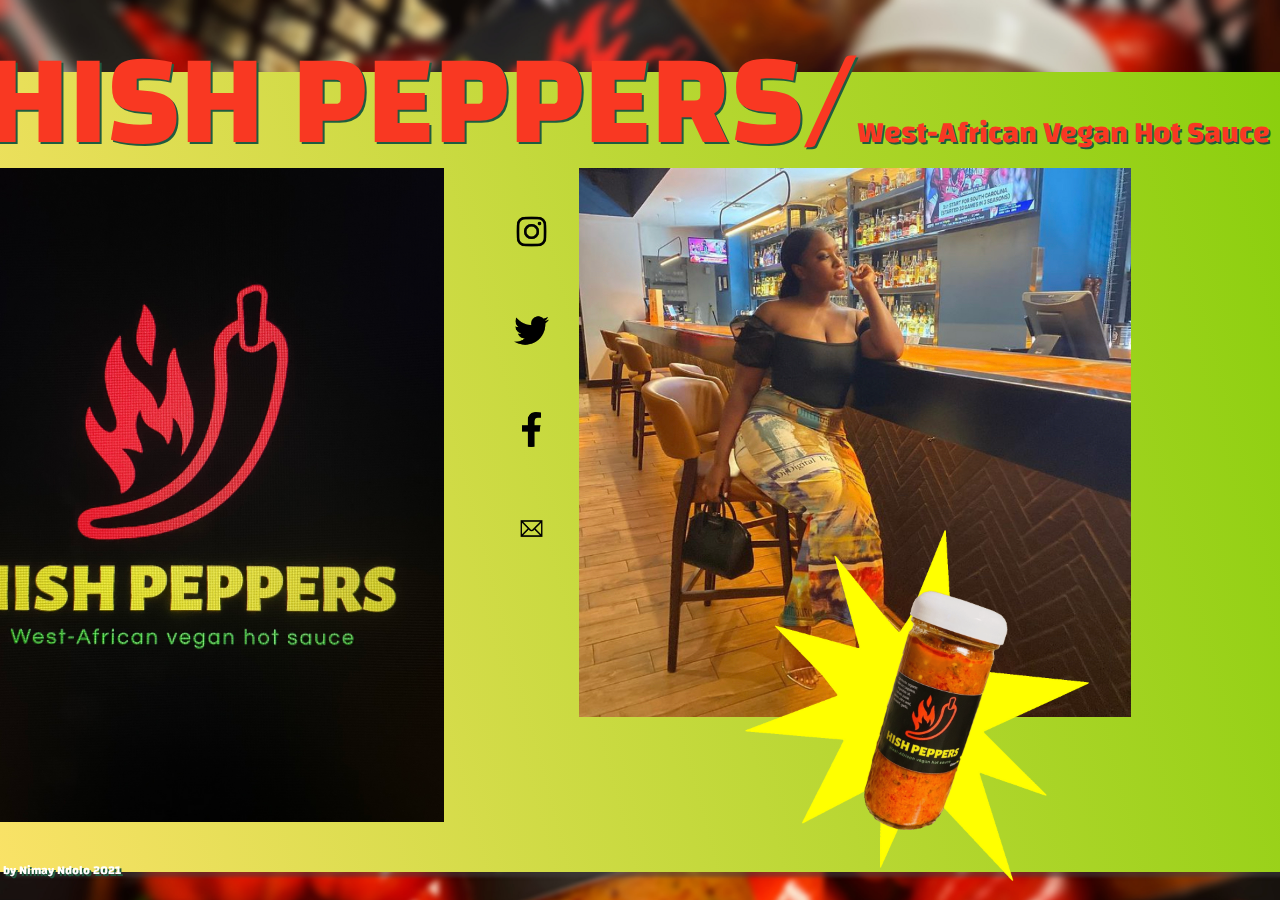
<file: index.html>
<!DOCTYPE html>

<!--  -->

<html>
<head>
    <title>Hish Peppers</title>
    <link href="hishstyle.css" type="text/css" rel="stylesheet"/>
    <link href="hishcon.jpeg" type="image/jpeg" rel="icon"/>
    <link rel="preconnect" href="https://fonts.gstatic.com">
    <link href="https://fonts.googleapis.com/css2?family=Changa:wght@800&display=swap" rel="stylesheet">
</head>
    
    <body>
        
    <br>
    <br>
    <br>
    <br>

<div class="box">
        
    <p class="head">HISH PEPPERS/<span>West-African Vegan Hot Sauce</span></p>
    
    <div class="main">
        
        <div class="logo">
            <img src="hishlogo.jpg" width="504" height="653.5"/>
        </div>
        
        <div>
        <ul class="">
                <a href="https://www.instagram.com/hishpeppers/" target="_blank"><li><img src="ighish.png" width="35" height="35"/></li></a>
                <a href="https://www.twitter.com" target="_blank"><li><img src="hishtwit.png" width="35" height="35"/></li></a>
                <a href="https://www.facebook.com" target="_blank"><li><img src="fbhish.png" width="35" height="35"/></li></a>
                <a href="mailto:missbah123@gmail.com" target="_blank"><li><img src="email.png" width="35" height="35"/></li></a>
            </ul>
        </div>
        
        <div class="aiss">
            <img src="FounderPic1.jpg" width="552" height="549"/>
            <img src="hishpepgif.gif" width="400" height="400" class="burst"/>
            <img src="womenowned.png" width="149" height="67" class="women"/>
        </div>
        
        <nav class="navbar">
        <ul>
            <a href="index.html"><li>HOME</li></a>
            <a href="https://www.paypal.com/paypalme/AissHishPeppers" target="_blank"><li>SHOP</li></a>
            <a href="about.html"><li>ABOUT</li></a>
            <a href="mailto:missbah123@gmail.com" target="_blank"><li>CONTACT</li></a>
        </ul>
        </nav>
    
     </div>

</body>

<br>
<br>
<br>
<br>
<br>
<br>
<br>
<br>

<footer class="foot">
    <p class="footly">by Nimay Ndolo 2021</p>
</footer>
    
</html>
</file>
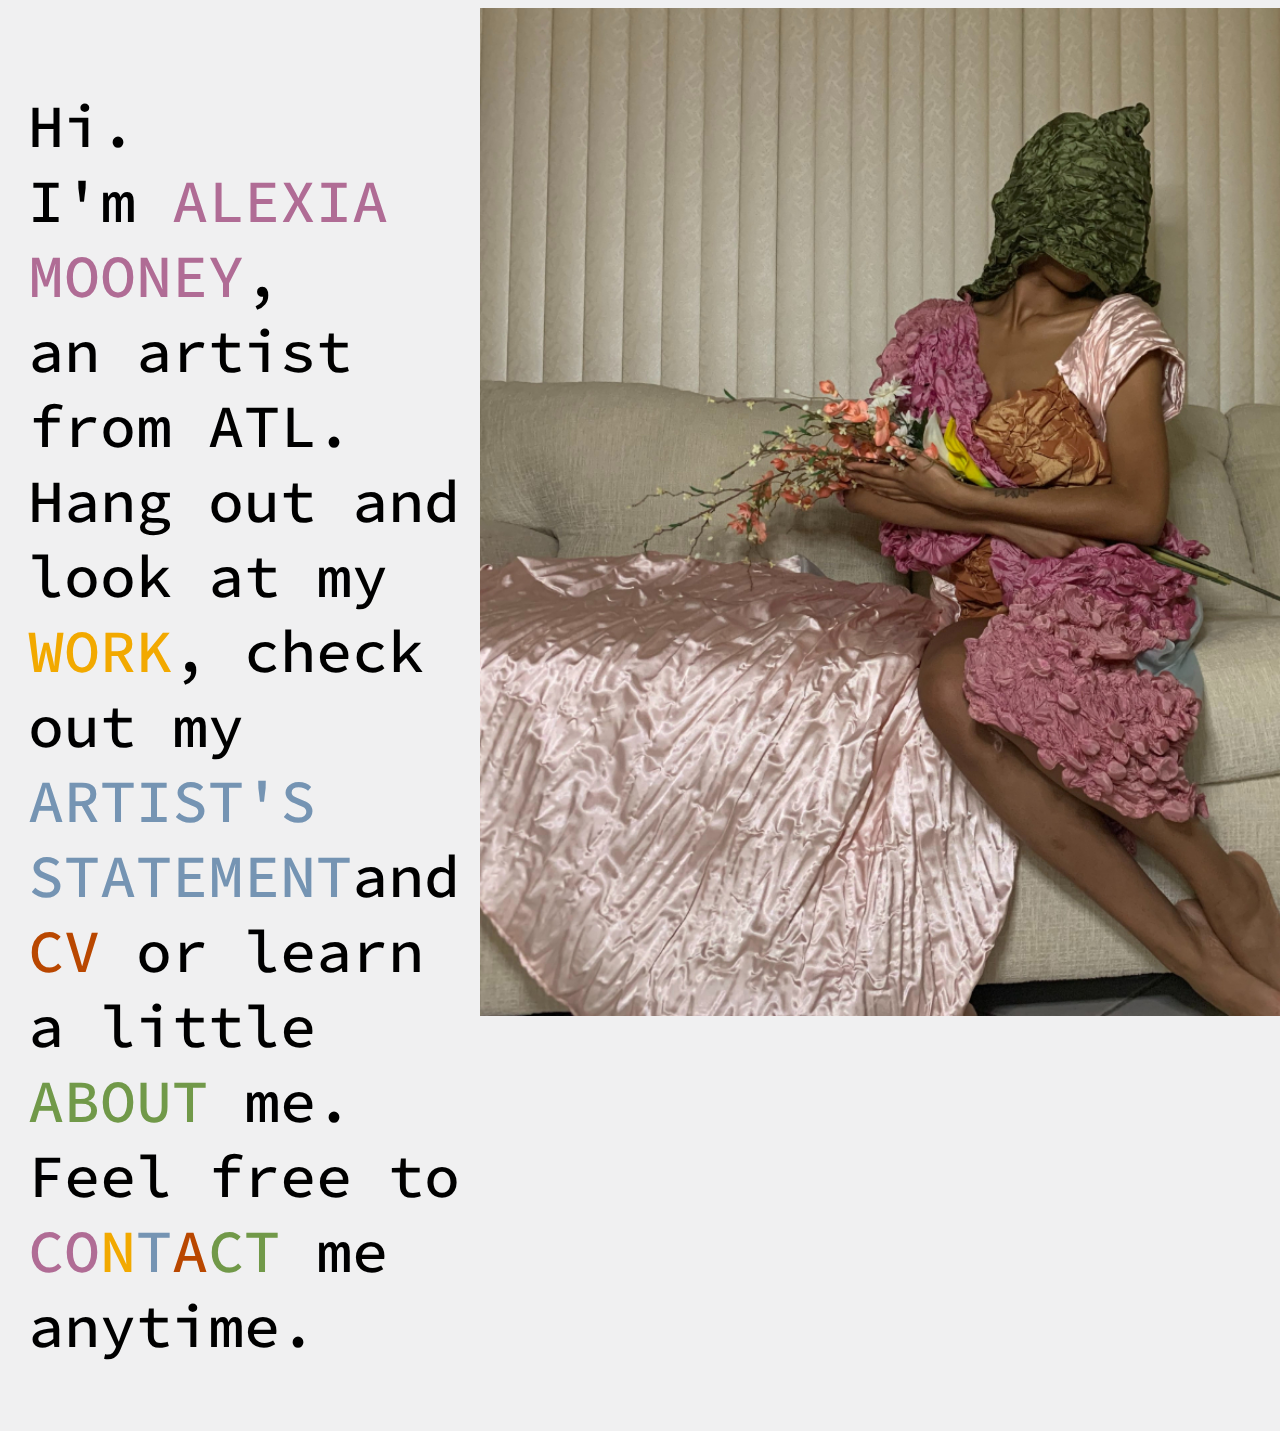
<file: ALEXIA MOONEY SITE/index.html>
<!DOCTYPE html>

<!-- Color palette for the document is as follows
     YELLOW: rgb(242, 169, 0)
     RED: rgb(185, 71, 0)
     PURPLE: rgb(176, 108, 149)
     BLUE: rgb(117, 148, 179)
     GREEN: rgb(113, 153, 73) 
     L-WHITE: rgb(240, 240, 241)-->

<html>
    <head>
        <title>ALEXIA MOONEY</title>
        <link href="moonfav.jpeg" type="image/jpeg" rel="icon"/>
        <link href="mooney.css" rel="stylesheet" type="text/css">
        <link rel="preconnect" href="https://fonts.gstatic.com">
        <link href="https://fonts.googleapis.com/css2?family=Source+Code+Pro:wght@300;400;500&display=swap" rel="stylesheet">
    </head>
    
    <body>
        <header class="pagetop">
        <p class="col1">Hi.<br>I'm <a href="index.html" id="lex">ALEXIA MOONEY</a>,
        <br>an artist from ATL. <br>Hang out and look at my <a href="" id="work">WORK</a>, check out my<br><a href="" id="statement">ARTIST'S STATEMENT</a>and <a href="" id="cv">CV</a> or learn a little <a href="about.html" id="about">ABOUT</a> me.<br> Feel free to <a href="contact.html" id="contact"><span id="lex">CO</span><span id="work">N</span><span id="statement">T</span><span id="cv">A</span><span id="about">CT</span></a> me anytime.</p>
        <img src="Noom66.jpg" class="pictop" width="1344" height="1008">
        </header>
    </body>
    
    <footer>
        
    </footer>
    
</html>
</file>
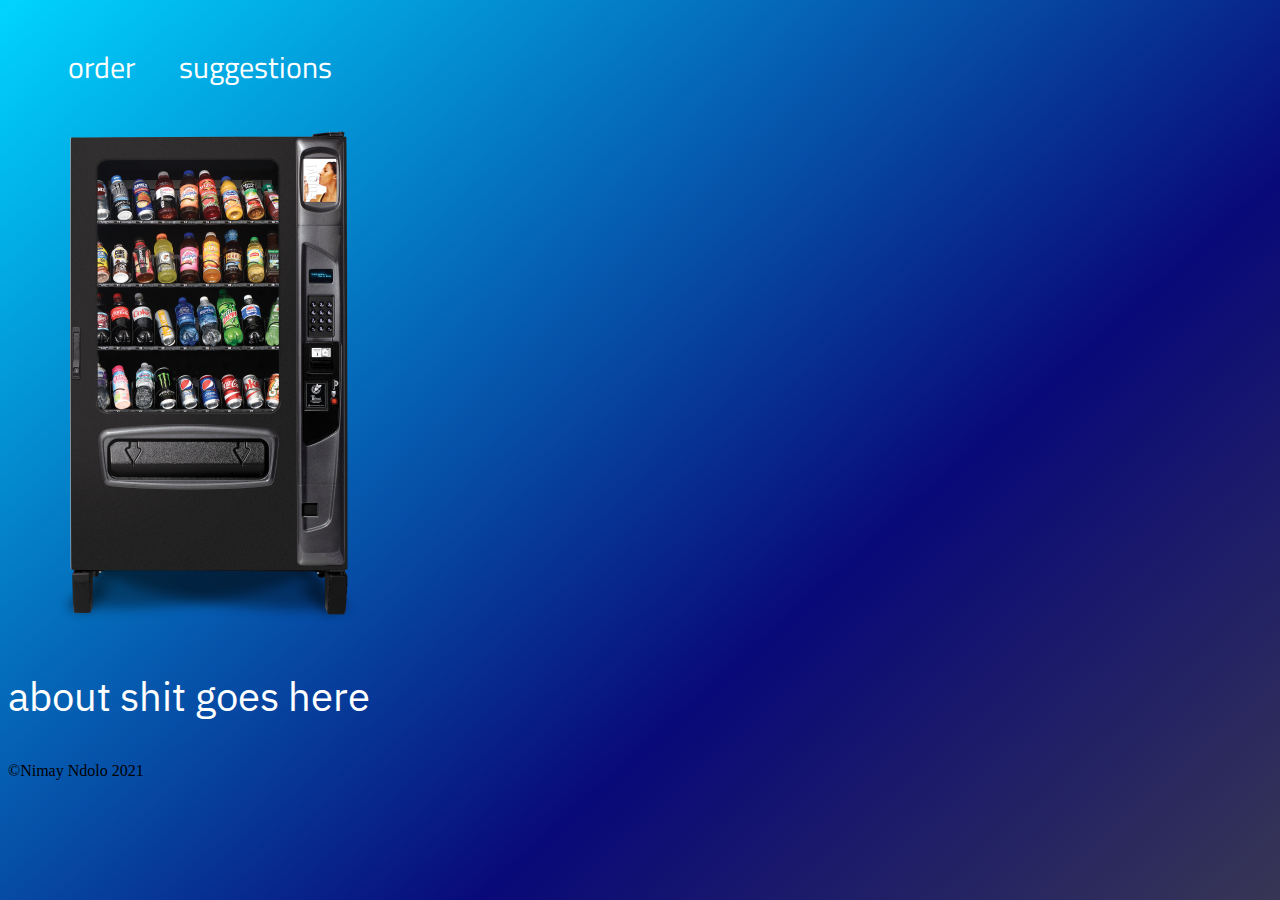
<file: ATTRIS VENDING/index.html>
<!DOCTYPE html>
<htm>
    <head>
        <title>ATTRIS VENDING</title>
        <link href="attris.css" type="text/css" rel="stylesheet"></link>
        <link rel="preconnect" href="https://fonts.gstatic.com">
        <link href="https://fonts.googleapis.com/css2?family=IBM+Plex+Sans:ital,wght@0,400;1,300&family=Titillium+Web:wght@300;400&display=swap" rel="stylesheet">
        <link rel="preconnect" href="https://fonts.gstatic.com">
        <link href="https://fonts.googleapis.com/css2?family=IBM+Plex+Sans&display=swap" rel="stylesheet">
    </head>

    <body>
        <nav class="navbar">
            <ul>
                <a><li>order</li></a>
                <a><li>suggestions</li></a>
            </ul>
        </nav>

        <div nclass="main">
            <div class="vendy">
                <img src="vendy.png" width="400" height="500">
            </div>
            
            <div class="boutsec">
                <p> about shit goes here</p>
            </div>
        </div>
    </body>

    <footer>
        <p>&copy;Nimay Ndolo 2021</p>
    </footer>

</htm>
</file>
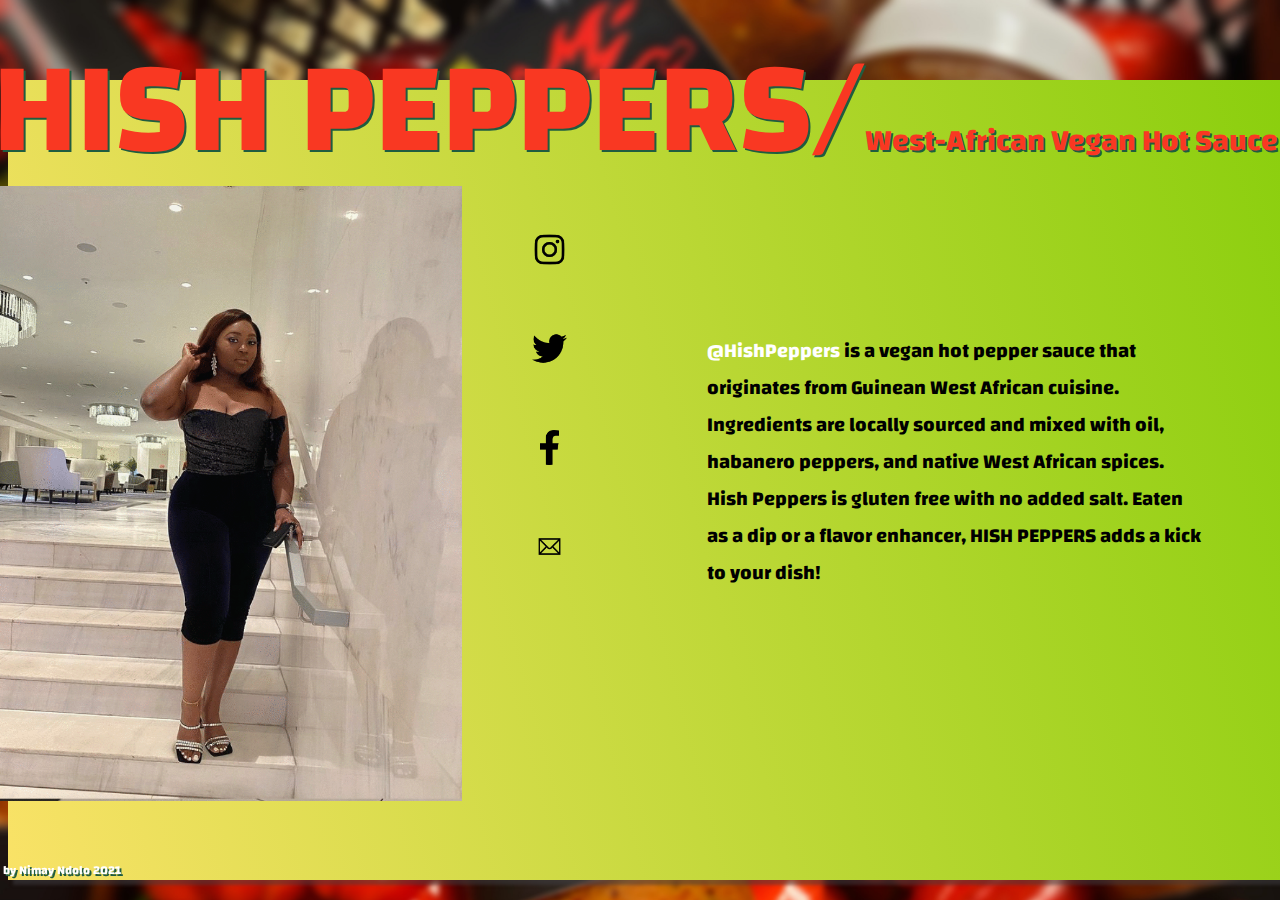
<file: about.html>
<!DOCTYPE html>

<!--  -->

<html>
<head>
    <title>Hish Peppers</title>
    <link href="hishstyleabout.css" type="text/css" rel="stylesheet"/>
    <link href="hishcon.jpeg" type="image/jpeg" rel="icon"/>
    <link rel="preconnect" href="https://fonts.gstatic.com">
    <link href="https://fonts.googleapis.com/css2?family=Changa:wght@800&display=swap" rel="stylesheet">
</head>
    
    <body>
        
    <br>
    <br>
    <br>
    <br>

<div class="box">
        
    <p class="head">HISH PEPPERS/<span>West-African Vegan Hot Sauce</span></p>
    
    <div class="main">
        
        <div class="aissboss">
            <img src="aissboss.gif" width="514" height="615"/>
        </div>
        
        <div>
        <ul class="">
                <a href="https://www.instagram.com/hishpeppers/" target="_blank"><li><img src="ighish.png" width="35" height="35"/></li></a>
                <a href="https://www.twitter.com" target="_blank"><li><img src="hishtwit.png" width="35" height="35"/></li></a>
                <a href="https://www.facebook.com" target="_blank"><li><img src="fbhish.png" width="35" height="35"/></li></a>
                <a href="mailto:missbah123@gmail.com" target="_blank"><li><img src="email.png" width="35" height="35"/></li></a>
            </ul>
        </div>
        
        <div class="about">
            <br>
            <br>
            <br>
            <br>
            <br>
            <br>
            <br>
            <p class="hishbout"><a href="https://www.instagram.com/hishpeppers/" target="_blank">@HishPeppers</a> is a vegan hot pepper sauce that originates from Guinean West African cuisine. Ingredients are locally sourced and mixed with oil, habanero peppers, and native West African spices. Hish Peppers is gluten free with no added salt. Eaten as a dip or a flavor enhancer, HISH PEPPERS adds a kick to your dish! 
        </div>
        
        <nav class="navbar">
        <ul>
            <a href="index.html"><li>HOME</li></a>
            <a href="https://www.paypal.com/paypalme/AissHishPeppers" target="_blank"><li>SHOP</li></a>
            <a href="about.html"><li>ABOUT</li></a>
            <a href="mailto:missbah123@gmail.com" target="_blank"><li>CONTACT</li></a>
        </ul>
        </nav>
    
     </div>

</body>

<br>
<br>
<br>
<br>
<br>
<br>
<br>
<br>

<footer class="foot">
    <p class="footly">by Nimay Ndolo 2021</p>
</footer>
    
</html>
</file>
<file: hishstyle.css>
body {
    background-image: url("hishpic.JPG");
    background-repeat: no-repeat;
    background-size: cover;
    margin: 0px;
    height: 100%;
}

ul {
    list-style-type: none;
}

li {
    display: block;
    padding: 30px;
    text-align: justify;
}

p {
    font-family: 'Changa', sans-serif;
    color: rgb(249, 56, 34);
    font-size: 130px;
    font-weight: bold;
    text-shadow: 2px 2px rgb(32, 92, 64);
}

footer {
    display: inline-block;
    border: solid transparent;
    background: transparent;
    height: 50px;
    position: fixed;
    left: 0;
    bottom: 0;
    width: 100%;
    margin-top: 30px;
}

span {
    font-family: 'Changa', sans-serif;
    color: rgb(249, 56, 34);
    font-size: 30px;
    display: inline-block;
}

a:link {
    color: #ffffff;
    text-decoration: none;
}

a:visited {
    color: rgb(249, 226, 103);
    text-decoration: none;
}

a:hover {
    color: rgb(122, 204, 0);
    text-decoration: none;
}

a:active {
    text-decoration: none;
}

.box {
    display: grid;
    width:1500px;
    height:800px;
    border: 1px transparent;
    background: linear-gradient(75deg, rgb(249, 226, 103), rgb(122, 204, 0));
    margin-left: auto;
    margin-right: auto;
    margin-top: auto;
    margin-bottom: auto;
    box-shadow: 5px 5px 3px rgb(63, 61, 65, 0.5) ;
    grid-template-columns: 1fr 1fr 1fr;
    
}

.head {
    margin-top: -90px;
    margin-left: -15px;
    grid-column-start: span 3;
    grid-row-gap: 20px;
    height: 200px;
}

.main {
    display: grid;
    margin-top: -190px;
}

.logo {
    display: grid inline-block;
    grid-template-columns: 1fr 1fr 1fr;
    grid-column-start: 1;
    grid-column-end: 1;
    grid-template-rows: -400px;
    border-radius: 10px;
    grid-column-gap: 95px;
    justify-content: center;
    margin-left: -60px;
}

.social {
    display: grid;
    grid-template-columns: 1fr 1fr 1fr;
    grid-column-start: 2;
    grid-column-end: 2;
    grid-column-gap: 37px;
}

.aiss {
    display: grid;
    grid-template-columns: 1fr 1fr 1fr;
    grid-column-start: 3;
    grid-column-end: 3;
    grid-column-gap: 97px;
}

.navbar {
    display: grid;
    grid-template-columns: 1fr 1fr 1fr;
    grid-column-start: 4;
    grid-column-end: 4;
    grid-row-start: 1;
    grid-row-end: 4;
    grid-column-gap: 0px;
    border: 1px transparent;
    background: rgba(32, 92, 64, .8);
    text-align: justify;
    padding-right: -4px;
    width: 250px;
    height: 400px;
    font-family: 'Changa', sans-serif;
    text-shadow: 2px 2px rgb(249, 56, 34);
    color: #ffffff;
    line-height: .5px;
    font-size: 33px;
    font-weight: bold;
}

.women {
    position: absolute;
    right: 200px;
    top: 500px;
    width: auto;
    z-index: 2;
    visibility: hidden;
}

.burst {
    position: absolute;
    right: 160px;
    top: 500px;
    width: auto;
    z-index: 3;
}

.footly {
    font-family: 'Changa', sans-serif;
    color: #ffffff;
    font-size: 12px;
}

.navbar ul {
    align-items: center;
}

.head p {
    align-content: center;
}

.social ul {
    list-style-type: none;
}
</file>
<file: ALEXIA MOONEY SITE/mooney.css>
body {
    background: rgb(240, 240, 241);
}

ul {
    list-style-type: none;
}

li {
    text-align: left;
}

a:link {
    text-decoration: none;
}

a:visited {
    text-decoration: none;
}

a:hover {
    text-decoration: none;
}

a:active {
    text-decoration: none;
}

.contactbody {
    height: 100%;
}

.navbar {
    font-family: 'Source Code Pro', monospace;
    font-size: 100px;
}

.pagetop{
    display: flex;
    margin: 0;
}

.col1 {
    font-family: 'Source Code Pro', monospace;
    font-size: 60px;
    font-weight: 500;
    flex: 60%;
    margin-top: 80px;
    margin-left: 20px;
}

.pictop {
    flex: 40%;
    object-fit: cover;
    object-position: 20px;
    margin-right: 0px;
    
}

.contpage {
    display: flex;
}

.contactme {
    flex: 50%;
    background-image: url("Noom11.jpg");
    background-repeat: no-repeat;
    background-size: cover;
}

.form1 {
    font-family: 'Source Code Pro', monospace;
    font-size: 20px;
    font-weight: 500;
    margin-top: 200px;
    margin-left: 250px;
    color: #ffffff;
}

.circle {
  height: 700px;
  width: 700px;
  border: 1px transparent;
  opacity: 50%;
  border-radius: 50%;
  display: block;
  position: absolute;
  margin-left: 365px;
  margin-top: 120px;
}

#boutwork {
    background-image: url("Noom2.jpg");
    opacity: 100%;
    z-index: -1;
    background-size: cover;
    background-repeat: no-repeat;
    background-position: fixed;
    width: 100%;
    height: 100%;
}

.lexbout {
    border: solid transparent;
    padding: 50px;
    background-color: rgba(117, 148, 179, .7);
}

.boutgraph {
    font-family: 'Source Code Pro', monospace;
    font-size: 20px;
    font-weight: 500;
    color: #ffffff; 
    text-shadow: 2px 2px #000000;
    margin-top: 140px;
    margin-left: 100px;
    line-height: 1.5;
}

#lex {
    color: rgb(176, 108, 149);
}

#work {
    color: rgb(242, 169, 0);
}

#statement {
    color: rgb(117, 148, 179);
}

#cv {
    color: rgb(185, 71, 0);
}

#about {
    color: rgb(113, 153, 73);
}

#contact {
    color: #000000;
}

#nav {
    flex: 50%;
    z-index: 2;
}

#name {
    width:250;
}

#email {
    width: 250;
}

#phone {
    width: 250;
}

#message {
    width: 500;
    line-height: 20;
}

#navbout {
    text-shadow: 2px 2px #000000;
    border: 1px transparent;
    background: rgba(255, 255, 255, .2);
    padding: 5px 20px 5px
}

#lexig1 {
    text-shadow: none;
    color: white;
    font-weight: 800;
}

#lexyt1 {
    text-shadow: none;
    color: white;
    font-weight: 800;
}
</file>
<file: ATTRIS VENDING/attris.css>
html {
    height: 100%;
}

body {
    display: grid;
    background: rgb(56,54,84) fixed;
    background: linear-gradient(318deg, rgba(56,54,84,1) 0%, rgba(9,9,121,1) 35%, rgba(0,212,255,1) 100%) fixed;
}

ul {
    list-style-type: none;
}

li {
    display: inline-block;
    grid-row-start: 1;
    grid-row-end: 1;
    padding: 20px;
    font-size: 30px;
    font-family: 'Titillium Web', sans-serif;
    font-weight: 400px;
    color: #ffffff;
}

.vendy {
    flex: 30%;
}

.boutsec {
    flex: 70%;
    font-family: 'IBM Plex Sans', sans-serif;
    font-size: 40px;
    font-weight: 400px;
    color: #ffffff;
}
</file>
<file: hishstyleabout.css>
body {
    background-image: url("hishpic.JPG");
    background-repeat: no-repeat;
    background-size: cover;
}

ul {
    list-style-type: none;
}

li {
    display: block;
    padding: 30px;
    text-align: justify;
}

p {
    font-family: 'Changa', sans-serif;
    color: rgb(249, 56, 34);
    font-size: 130px;
    font-weight: bold;
    text-shadow: 2px 2px rgb(32, 92, 64);
}

footer {
    border: solid transparent;
    background: transparent;
    height: 50px;
    position: fixed;
    left: 0;
    bottom: 0;
    width: 100%;
}

span {
    font-family: 'Changa', sans-serif;
    color: rgb(249, 56, 34);
    font-size: 30px;
    display: inline-block;
}

a:link {
    color: #ffffff;
    text-decoration: none;
}

a:visited {
    color: rgb(249, 226, 103);
    text-decoration: none;
}

a:hover {
    color: rgb(122, 204, 0);
    text-decoration: none;
}

a:active {
    text-decoration: none;
}

.box {
    display: grid;
    width:1500px;
    height:800px;
    border: 1px transparent;
    background: linear-gradient(75deg, rgb(249, 226, 103), rgb(122, 204, 0));
    margin-left: auto;
    margin-right: auto;
    margin-top: auto;
    margin-bottom: auto;
    box-shadow: 5px 5px 3px rgb(63, 61, 65, 0.5) ;
    grid-template-columns: 1fr 1fr 1fr;
    
}

.head {
    margin-top: -90px;
    margin-left: -15px;
    grid-column-start: span 3;
    grid-row-gap: 20px;
    height: 200px;
}

.main {
    display: grid;
    margin-top: -210px;
}

.aissboss {
    display: grid inline-block;
    grid-template-columns: 1fr 1fr 1fr;
    grid-column-start: 1;
    grid-column-end: 1;
    grid-template-rows: -400px;
    grid-column-gap: 95px;
    margin-left: -60px;
}

.social {
    display: grid inline-block;
    grid-template-columns: 1fr 1fr 1fr;
    grid-column-start: 2;
    grid-column-end: 2;
    grid-column-gap: 100px;
}

.about {
    display: grid inline-block;
    grid-template-columns: 1fr 1fr 1fr;
    grid-column-start: 3;
    grid-column-end: 3;
    grid-column-gap: 200px;
    width: 500px;
    height: 500px;
    margin-left: 110px;
}

.navbar {
    display: grid inline-block;
    grid-template-columns: 1fr 1fr 1fr;
    grid-column-start: 4;
    grid-column-end: 4;
    grid-column-gap: 100px;
    border: 1px transparent;
    background: rgba(32, 92, 64, .8);
    text-align: justify;
    margin-left: 130px;
    width: 250px;
    height: 400px;
    font-family: 'Changa', sans-serif;
    text-shadow: 2px 2px rgb(249, 56, 34);
    color: #ffffff;
    line-height: .5px;
    font-size: 33px;
    font-weight: bold;
}

.women {
    position: absolute;
    right: 200px;
    top: 500px;
    width: auto;
    z-index: 2;
    visibility: hidden;
}

.burst {
    position: absolute;
    right: 160px;
    top: 500px;
    width: auto;
    z-index: 3;
}

.footly {
    font-family: 'Changa', sans-serif;
    color: #ffffff;
    font-size: 12px;
}

.hishbout {
    text-shadow: none;
}

.navbar ul {
    align-items: center;
}

.head p {
    align-content: center;
}

.social ul {
    list-style-type: none;
}

.about p {
    font-family: 'Changa', sans-serif;
    color: #000000;
    font-size: 20px;
    text-align: left;
    align-content: center;
}
</file>
